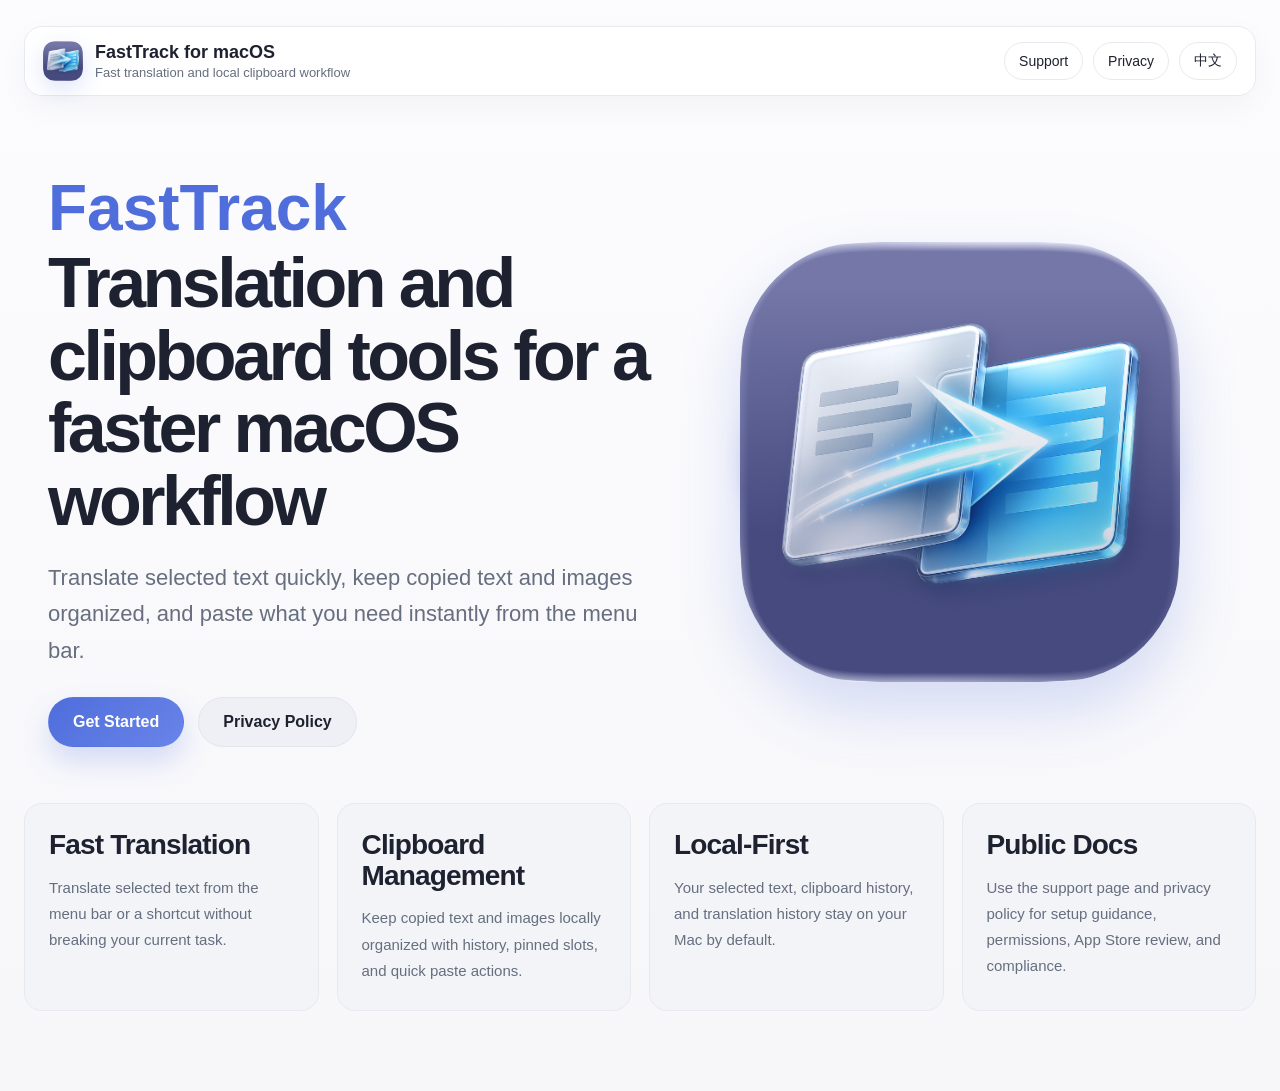
<file: index.html>
<!DOCTYPE html>
<html lang="en">
<head>
  <meta charset="UTF-8">
  <meta name="viewport" content="width=device-width, initial-scale=1">
  <title>FastTrack for macOS</title>
  <link rel="icon" href="./assets/app-icon.png">
  <link rel="stylesheet" href="./styles.css">
</head>
<body>
  <main class="site-shell site-shell-home">
    <header class="site-header home-header">
      <a class="brand" href="./index.html" aria-label="FastTrack home">
        <img class="brand-icon" src="./assets/app-icon.png" alt="FastTrack app icon">
        <div class="brand-copy">
          <strong>FastTrack for macOS</strong>
          <span>Fast translation and local clipboard workflow</span>
        </div>
      </a>

      <nav class="site-nav" aria-label="Primary">
        <a href="./support.html">Support</a>
        <a href="./privacy.html">Privacy</a>
        <a href="./index.zh.html">中文</a>
      </nav>
    </header>

    <section class="home-hero">
      <div class="home-copy">
        <p class="home-label">FastTrack</p>
        <h1>Translation and clipboard tools for a faster macOS workflow</h1>
        <p class="home-summary">
          Translate selected text quickly, keep copied text and images organized, and paste what you need instantly from the menu bar.
        </p>
        <div class="home-actions">
          <a class="button button-primary" href="./support.html">Get Started</a>
          <a class="button button-secondary" href="./privacy.html">Privacy Policy</a>
        </div>
      </div>

      <div class="hero-art" aria-hidden="true">
        <div class="hero-art-glow"></div>
        <img class="hero-art-icon" src="./assets/app-icon.png" alt="">
      </div>
    </section>

    <section class="feature-grid" aria-label="Key features">
      <article class="feature-card">
        <h2>Fast Translation</h2>
        <p>Translate selected text from the menu bar or a shortcut without breaking your current task.</p>
      </article>
      <article class="feature-card">
        <h2>Clipboard Management</h2>
        <p>Keep copied text and images locally organized with history, pinned slots, and quick paste actions.</p>
      </article>
      <article class="feature-card">
        <h2>Local-First</h2>
        <p>Your selected text, clipboard history, and translation history stay on your Mac by default.</p>
      </article>
      <article class="feature-card">
        <h2>Public Docs</h2>
        <p>Use the support page and privacy policy for setup guidance, permissions, App Store review, and compliance.</p>
      </article>
    </section>
  </main>
</body>
</html>
</file>
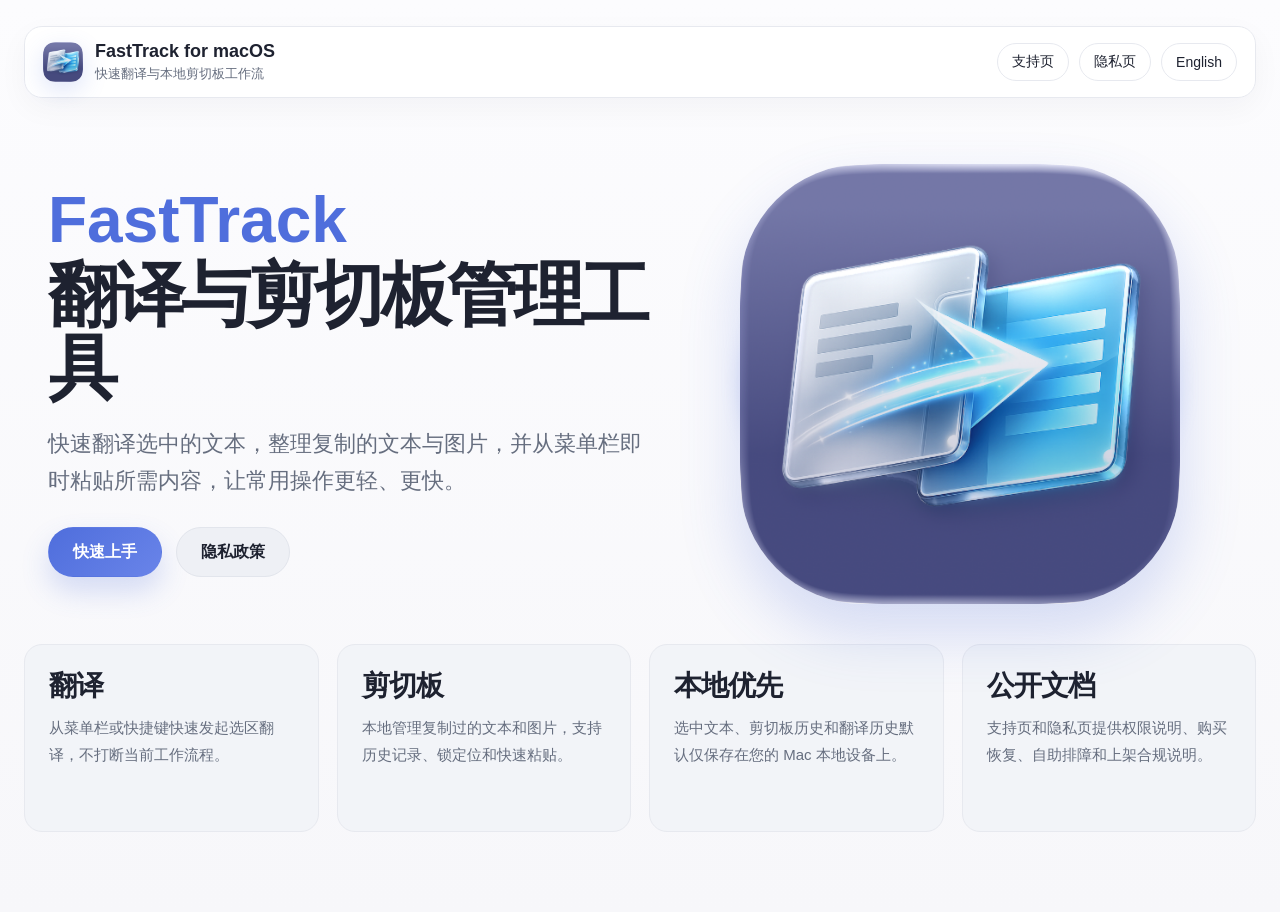
<file: index.zh.html>
<!DOCTYPE html>
<html lang="zh-CN">
<head>
  <meta charset="UTF-8">
  <meta name="viewport" content="width=device-width, initial-scale=1">
  <title>FastTrack for macOS</title>
  <link rel="icon" href="./assets/app-icon.png">
  <link rel="stylesheet" href="./styles.css">
</head>
<body>
  <main class="site-shell site-shell-home">
    <header class="site-header home-header">
      <a class="brand" href="./index.zh.html" aria-label="FastTrack 首页">
        <img class="brand-icon" src="./assets/app-icon.png" alt="FastTrack 应用图标">
        <div class="brand-copy">
          <strong>FastTrack for macOS</strong>
          <span>快速翻译与本地剪切板工作流</span>
        </div>
      </a>

      <nav class="site-nav" aria-label="Primary">
        <a href="./support.zh.html">支持页</a>
        <a href="./privacy.zh.html">隐私页</a>
        <a href="./index.html">English</a>
      </nav>
    </header>

    <section class="home-hero">
      <div class="home-copy">
        <p class="home-label">FastTrack</p>
        <h1>翻译与剪切板管理工具</h1>
        <p class="home-summary">
          快速翻译选中的文本，整理复制的文本与图片，并从菜单栏即时粘贴所需内容，让常用操作更轻、更快。
        </p>
        <div class="home-actions">
          <a class="button button-primary" href="./support.zh.html">快速上手</a>
          <a class="button button-secondary" href="./privacy.zh.html">隐私政策</a>
        </div>
      </div>

      <div class="hero-art" aria-hidden="true">
        <div class="hero-art-glow"></div>
        <img class="hero-art-icon" src="./assets/app-icon.png" alt="">
      </div>
    </section>

    <section class="feature-grid" aria-label="主要功能">
      <article class="feature-card">
        <h2>翻译</h2>
        <p>从菜单栏或快捷键快速发起选区翻译，不打断当前工作流程。</p>
      </article>
      <article class="feature-card">
        <h2>剪切板</h2>
        <p>本地管理复制过的文本和图片，支持历史记录、锁定位和快速粘贴。</p>
      </article>
      <article class="feature-card">
        <h2>本地优先</h2>
        <p>选中文本、剪切板历史和翻译历史默认仅保存在您的 Mac 本地设备上。</p>
      </article>
      <article class="feature-card">
        <h2>公开文档</h2>
        <p>支持页和隐私页提供权限说明、购买恢复、自助排障和上架合规说明。</p>
      </article>
    </section>
  </main>
</body>
</html>
</file>
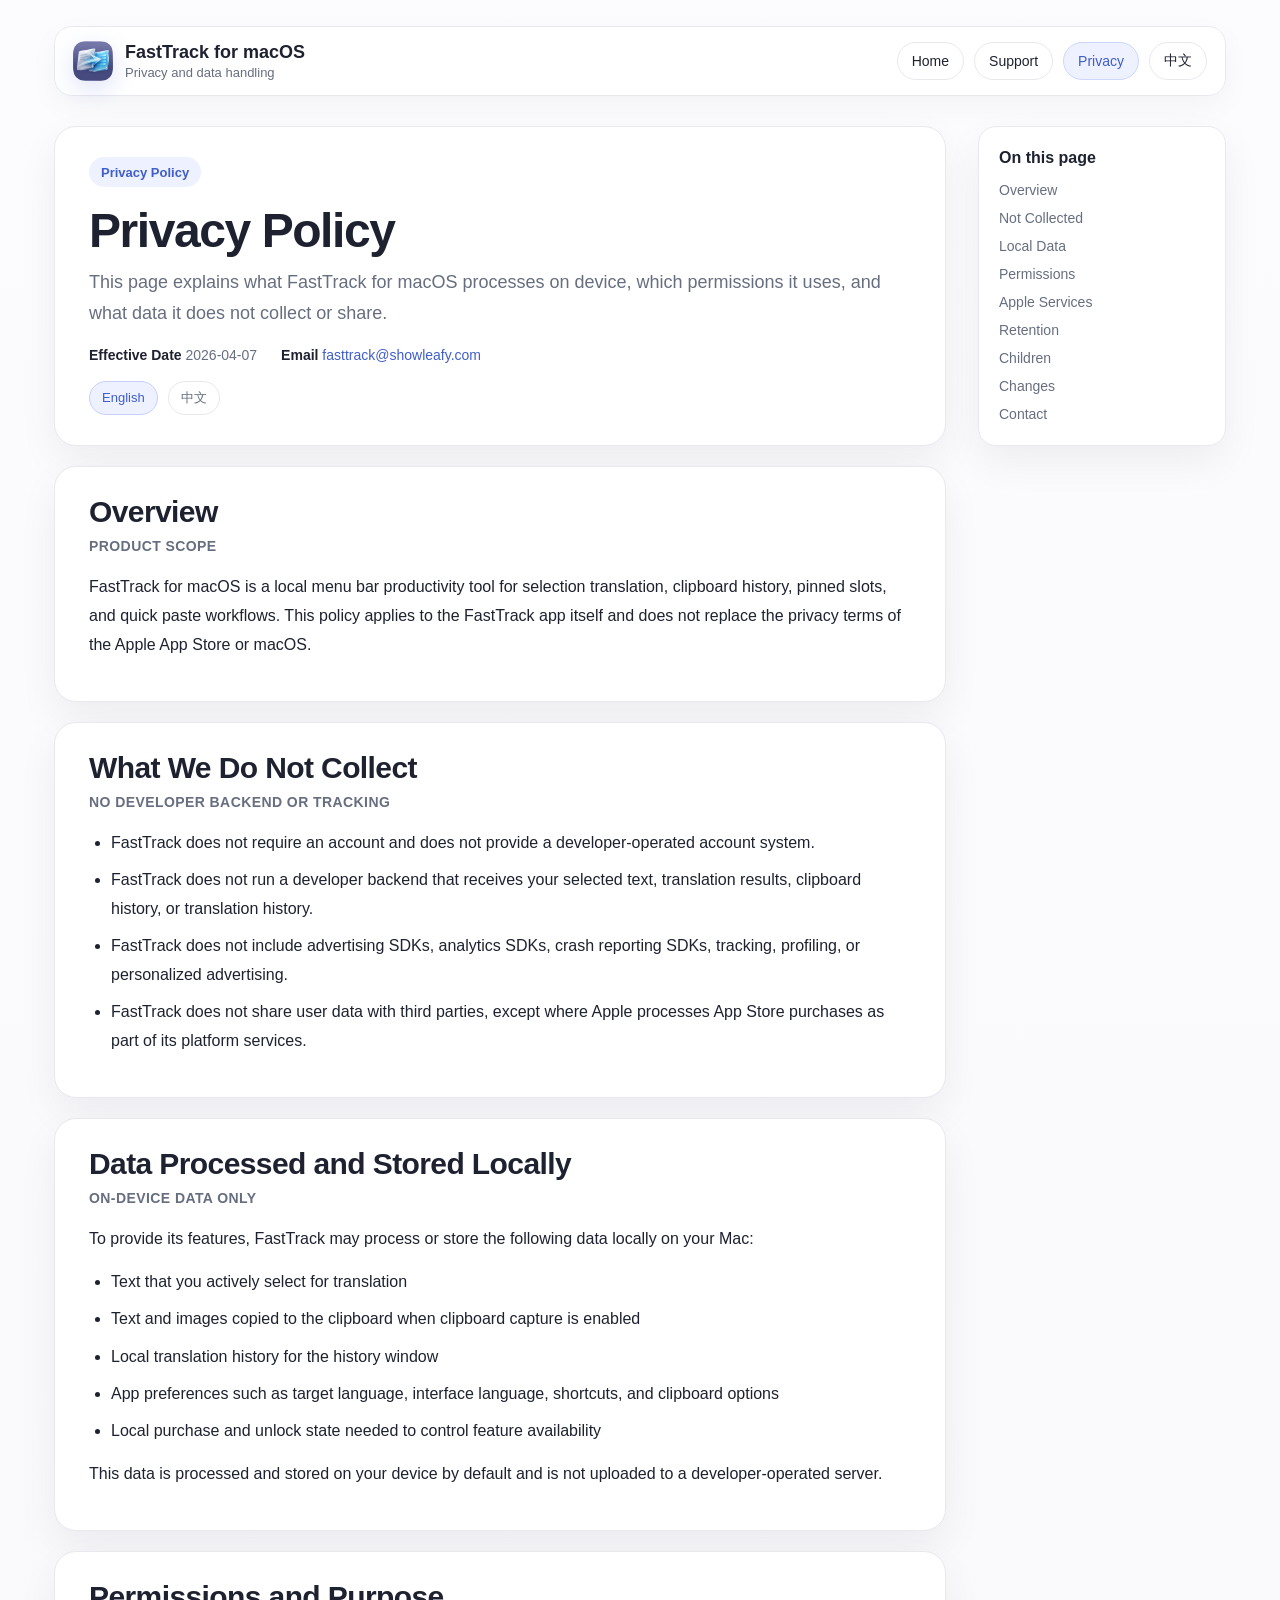
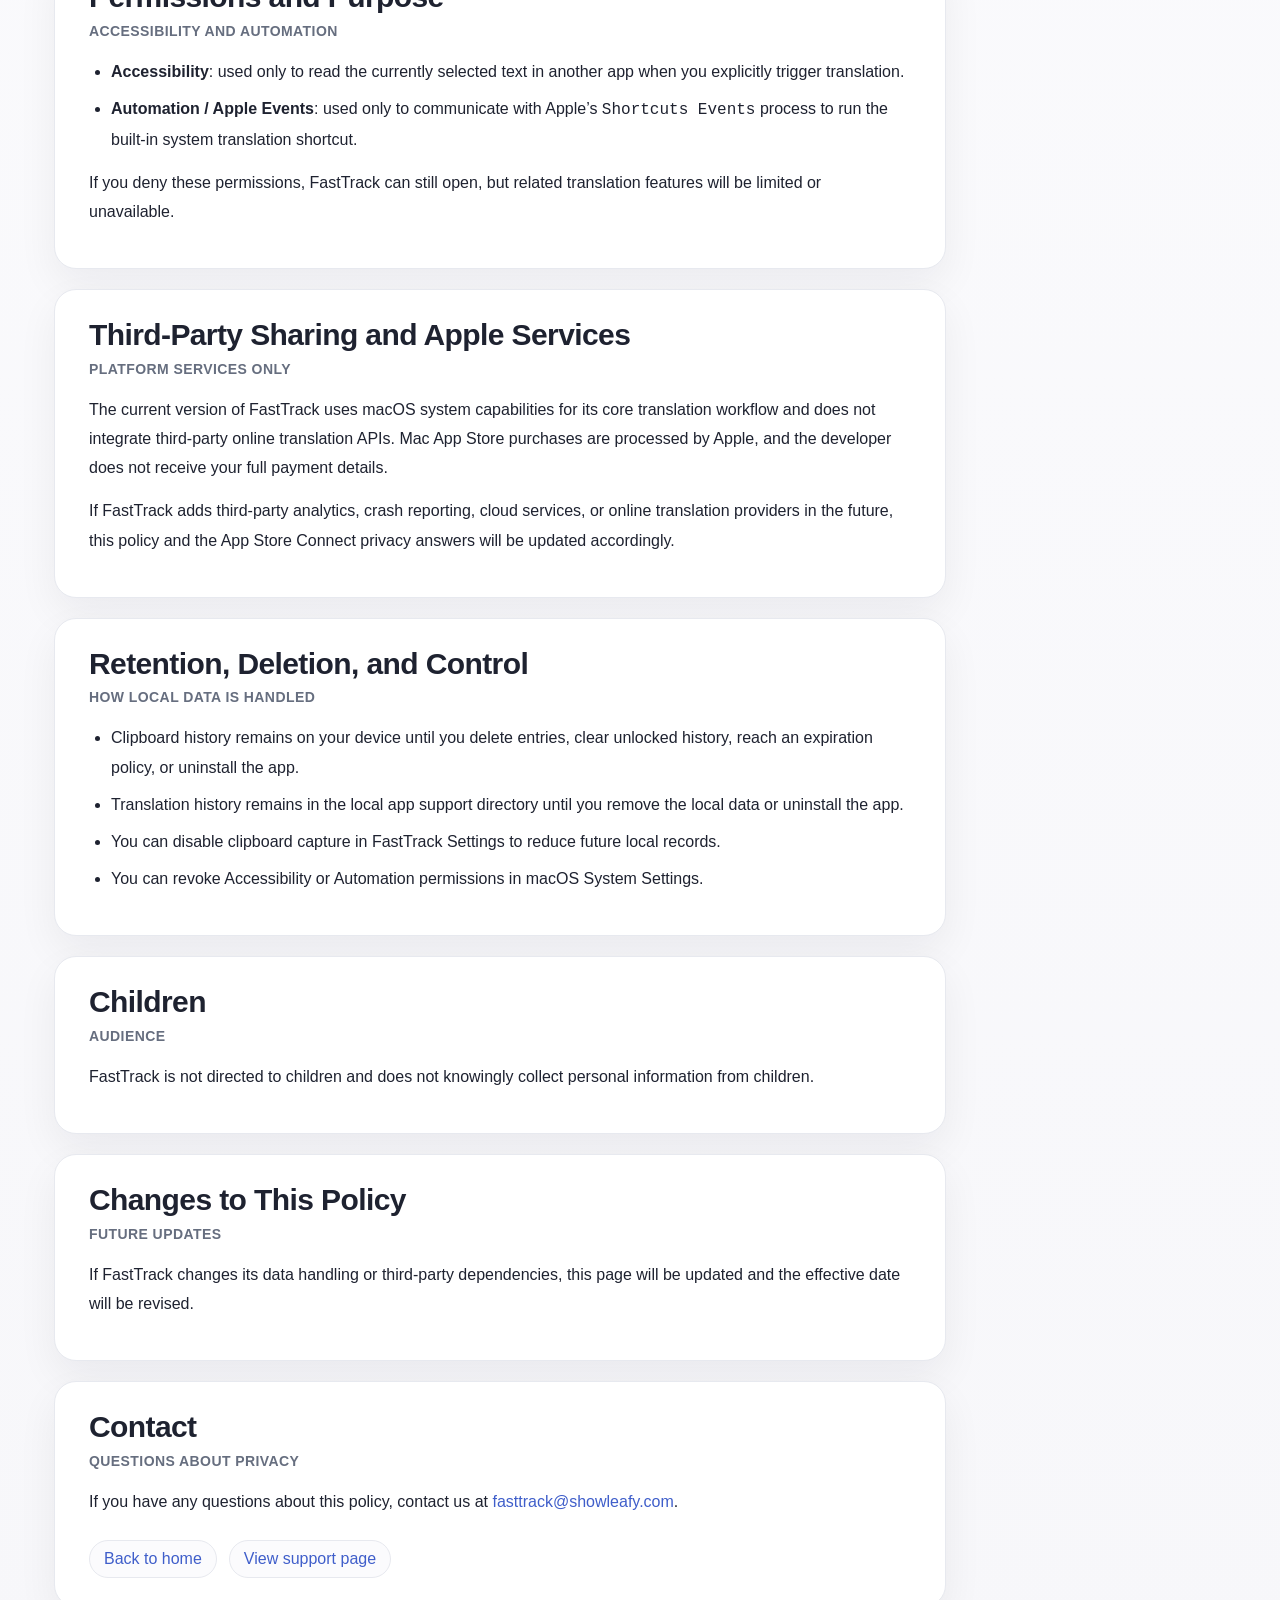
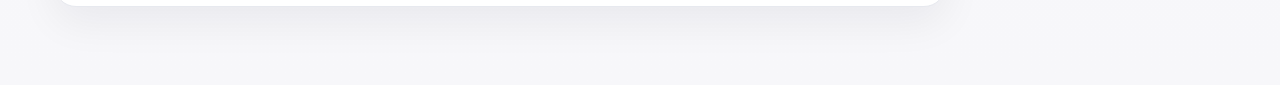
<file: privacy.html>
<!DOCTYPE html>
<html lang="en">
<head>
  <meta charset="UTF-8">
  <meta name="viewport" content="width=device-width, initial-scale=1">
  <title>FastTrack Privacy Policy</title>
  <link rel="icon" href="./assets/app-icon.png">
  <link rel="stylesheet" href="./styles.css">
</head>
<body>
  <main class="site-shell">
    <header class="site-header">
      <a class="brand" href="./index.html" aria-label="FastTrack home">
        <img class="brand-icon" src="./assets/app-icon.png" alt="FastTrack app icon">
        <div class="brand-copy">
          <strong>FastTrack for macOS</strong>
          <span>Privacy and data handling</span>
        </div>
      </a>
      <nav class="site-nav" aria-label="Primary">
        <a href="./index.html">Home</a>
        <a href="./support.html">Support</a>
        <a href="./privacy.html" aria-current="page">Privacy</a>
        <a href="./privacy.zh.html">中文</a>
      </nav>
    </header>

    <div class="doc-layout">
      <article class="doc-main">
        <section class="hero">
          <span class="eyebrow">Privacy Policy</span>
          <h1>Privacy Policy</h1>
          <p class="hero-subtitle">
            This page explains what FastTrack for macOS processes on device, which permissions it uses, and what data it does not collect or share.
          </p>
          <div class="hero-meta">
            <span><strong>Effective Date</strong> 2026-04-07</span>
            <span><strong>Email</strong> <a href="mailto:fasttrack@showleafy.com">fasttrack@showleafy.com</a></span>
          </div>
          <div class="language-switch" aria-label="Language switch">
            <a href="./privacy.html" aria-current="page">English</a>
            <a href="./privacy.zh.html">中文</a>
          </div>
        </section>

        <section id="overview" class="doc-section">
          <h2>Overview</h2>
          <p class="section-subtitle">Product scope</p>
          <div class="doc-content">
            <p>FastTrack for macOS is a local menu bar productivity tool for selection translation, clipboard history, pinned slots, and quick paste workflows. This policy applies to the FastTrack app itself and does not replace the privacy terms of the Apple App Store or macOS.</p>
          </div>
        </section>

        <section id="not-collected" class="doc-section">
          <h2>What We Do Not Collect</h2>
          <p class="section-subtitle">No developer backend or tracking</p>
          <div class="doc-content">
            <ul>
              <li>FastTrack does not require an account and does not provide a developer-operated account system.</li>
              <li>FastTrack does not run a developer backend that receives your selected text, translation results, clipboard history, or translation history.</li>
              <li>FastTrack does not include advertising SDKs, analytics SDKs, crash reporting SDKs, tracking, profiling, or personalized advertising.</li>
              <li>FastTrack does not share user data with third parties, except where Apple processes App Store purchases as part of its platform services.</li>
            </ul>
          </div>
        </section>

        <section id="local-data" class="doc-section">
          <h2>Data Processed and Stored Locally</h2>
          <p class="section-subtitle">On-device data only</p>
          <div class="doc-content">
            <p>To provide its features, FastTrack may process or store the following data locally on your Mac:</p>
            <ul>
              <li>Text that you actively select for translation</li>
              <li>Text and images copied to the clipboard when clipboard capture is enabled</li>
              <li>Local translation history for the history window</li>
              <li>App preferences such as target language, interface language, shortcuts, and clipboard options</li>
              <li>Local purchase and unlock state needed to control feature availability</li>
            </ul>
            <p>This data is processed and stored on your device by default and is not uploaded to a developer-operated server.</p>
          </div>
        </section>

        <section id="permissions" class="doc-section">
          <h2>Permissions and Purpose</h2>
          <p class="section-subtitle">Accessibility and Automation</p>
          <div class="doc-content">
            <ul>
              <li><strong>Accessibility</strong>: used only to read the currently selected text in another app when you explicitly trigger translation.</li>
              <li><strong>Automation / Apple Events</strong>: used only to communicate with Apple’s <code>Shortcuts Events</code> process to run the built-in system translation shortcut.</li>
            </ul>
            <p>If you deny these permissions, FastTrack can still open, but related translation features will be limited or unavailable.</p>
          </div>
        </section>

        <section id="apple-services" class="doc-section">
          <h2>Third-Party Sharing and Apple Services</h2>
          <p class="section-subtitle">Platform services only</p>
          <div class="doc-content">
            <p>The current version of FastTrack uses macOS system capabilities for its core translation workflow and does not integrate third-party online translation APIs. Mac App Store purchases are processed by Apple, and the developer does not receive your full payment details.</p>
            <p>If FastTrack adds third-party analytics, crash reporting, cloud services, or online translation providers in the future, this policy and the App Store Connect privacy answers will be updated accordingly.</p>
          </div>
        </section>

        <section id="retention" class="doc-section">
          <h2>Retention, Deletion, and Control</h2>
          <p class="section-subtitle">How local data is handled</p>
          <div class="doc-content">
            <ul>
              <li>Clipboard history remains on your device until you delete entries, clear unlocked history, reach an expiration policy, or uninstall the app.</li>
              <li>Translation history remains in the local app support directory until you remove the local data or uninstall the app.</li>
              <li>You can disable clipboard capture in FastTrack Settings to reduce future local records.</li>
              <li>You can revoke Accessibility or Automation permissions in macOS System Settings.</li>
            </ul>
          </div>
        </section>

        <section id="children" class="doc-section">
          <h2>Children</h2>
          <p class="section-subtitle">Audience</p>
          <div class="doc-content">
            <p>FastTrack is not directed to children and does not knowingly collect personal information from children.</p>
          </div>
        </section>

        <section id="changes" class="doc-section">
          <h2>Changes to This Policy</h2>
          <p class="section-subtitle">Future updates</p>
          <div class="doc-content">
            <p>If FastTrack changes its data handling or third-party dependencies, this page will be updated and the effective date will be revised.</p>
          </div>
        </section>

        <section id="contact" class="doc-section">
          <h2>Contact</h2>
          <p class="section-subtitle">Questions about privacy</p>
          <div class="doc-content">
            <p>If you have any questions about this policy, contact us at <a href="mailto:fasttrack@showleafy.com">fasttrack@showleafy.com</a>.</p>
          </div>

          <div class="footer-links">
            <a href="./index.html">Back to home</a>
            <a href="./support.html">View support page</a>
          </div>
        </section>
      </article>

      <aside class="doc-aside">
        <nav class="toc" aria-label="Page sections">
          <h2>On this page</h2>
          <ul>
            <li><a href="#overview">Overview</a></li>
            <li><a href="#not-collected">Not Collected</a></li>
            <li><a href="#local-data">Local Data</a></li>
            <li><a href="#permissions">Permissions</a></li>
            <li><a href="#apple-services">Apple Services</a></li>
            <li><a href="#retention">Retention</a></li>
            <li><a href="#children">Children</a></li>
            <li><a href="#changes">Changes</a></li>
            <li><a href="#contact">Contact</a></li>
          </ul>
        </nav>
      </aside>
    </div>
  </main>
</body>
</html>
</file>
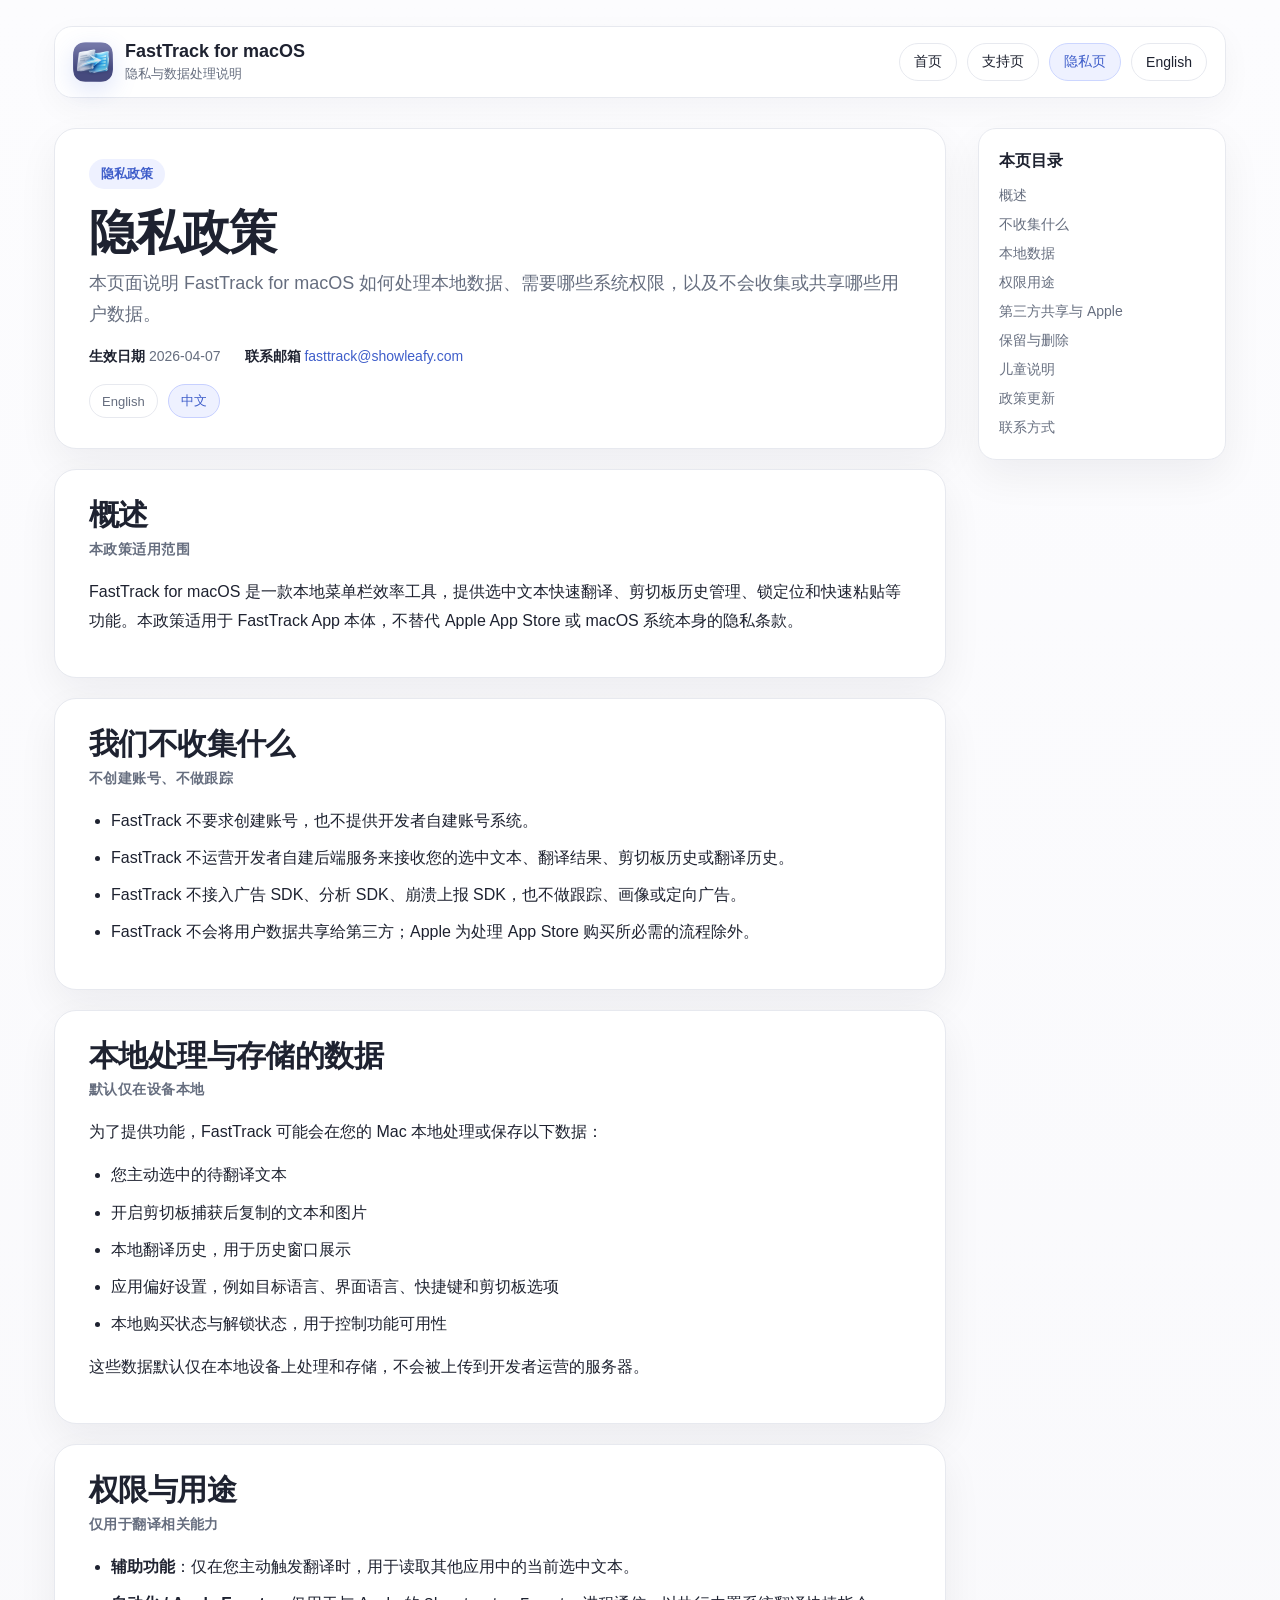
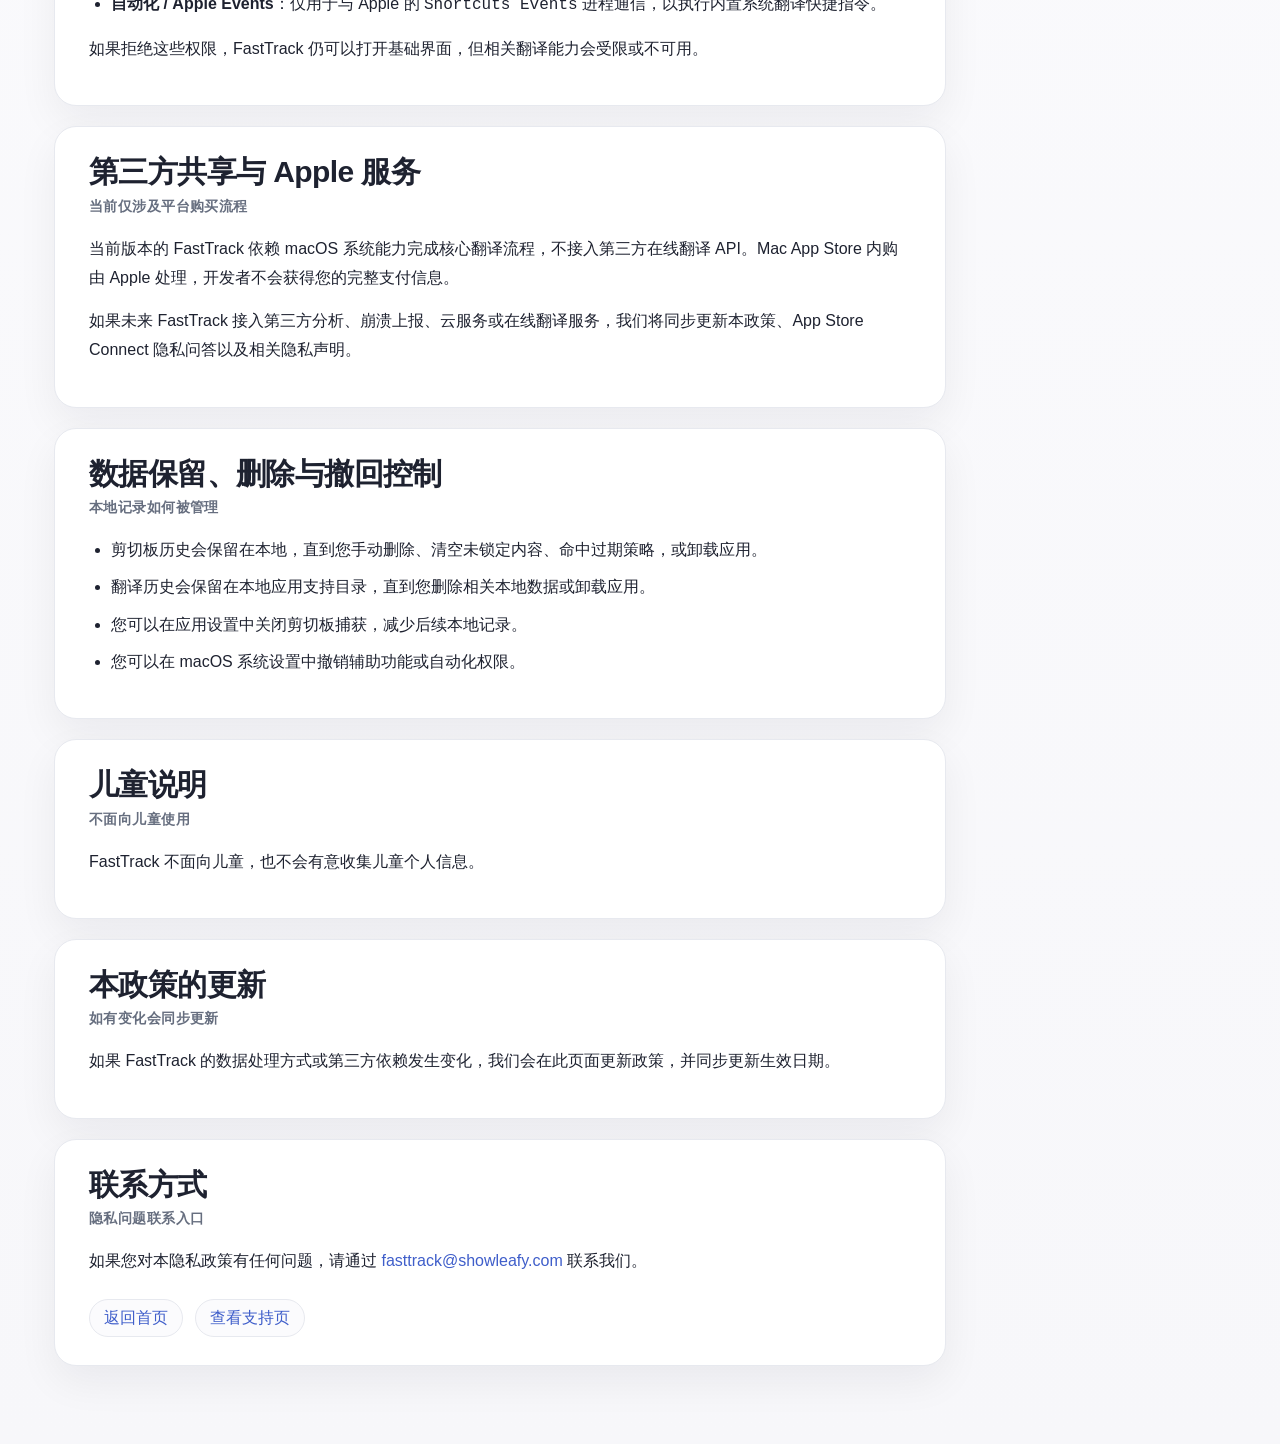
<file: privacy.zh.html>
<!DOCTYPE html>
<html lang="zh-CN">
<head>
  <meta charset="UTF-8">
  <meta name="viewport" content="width=device-width, initial-scale=1">
  <title>FastTrack 隐私政策</title>
  <link rel="icon" href="./assets/app-icon.png">
  <link rel="stylesheet" href="./styles.css">
</head>
<body>
  <main class="site-shell">
    <header class="site-header">
      <a class="brand" href="./index.zh.html" aria-label="FastTrack 首页">
        <img class="brand-icon" src="./assets/app-icon.png" alt="FastTrack 应用图标">
        <div class="brand-copy">
          <strong>FastTrack for macOS</strong>
          <span>隐私与数据处理说明</span>
        </div>
      </a>
      <nav class="site-nav" aria-label="Primary">
        <a href="./index.zh.html">首页</a>
        <a href="./support.zh.html">支持页</a>
        <a href="./privacy.zh.html" aria-current="page">隐私页</a>
        <a href="./privacy.html">English</a>
      </nav>
    </header>

    <div class="doc-layout">
      <article class="doc-main">
        <section class="hero">
          <span class="eyebrow">隐私政策</span>
          <h1>隐私政策</h1>
          <p class="hero-subtitle">
            本页面说明 FastTrack for macOS 如何处理本地数据、需要哪些系统权限，以及不会收集或共享哪些用户数据。
          </p>
          <div class="hero-meta">
            <span><strong>生效日期</strong> 2026-04-07</span>
            <span><strong>联系邮箱</strong> <a href="mailto:fasttrack@showleafy.com">fasttrack@showleafy.com</a></span>
          </div>
          <div class="language-switch" aria-label="Language switch">
            <a href="./privacy.html">English</a>
            <a href="./privacy.zh.html" aria-current="page">中文</a>
          </div>
        </section>

        <section id="overview" class="doc-section">
          <h2>概述</h2>
          <p class="section-subtitle">本政策适用范围</p>
          <div class="doc-content">
            <p>FastTrack for macOS 是一款本地菜单栏效率工具，提供选中文本快速翻译、剪切板历史管理、锁定位和快速粘贴等功能。本政策适用于 FastTrack App 本体，不替代 Apple App Store 或 macOS 系统本身的隐私条款。</p>
          </div>
        </section>

        <section id="not-collected" class="doc-section">
          <h2>我们不收集什么</h2>
          <p class="section-subtitle">不创建账号、不做跟踪</p>
          <div class="doc-content">
            <ul>
              <li>FastTrack 不要求创建账号，也不提供开发者自建账号系统。</li>
              <li>FastTrack 不运营开发者自建后端服务来接收您的选中文本、翻译结果、剪切板历史或翻译历史。</li>
              <li>FastTrack 不接入广告 SDK、分析 SDK、崩溃上报 SDK，也不做跟踪、画像或定向广告。</li>
              <li>FastTrack 不会将用户数据共享给第三方；Apple 为处理 App Store 购买所必需的流程除外。</li>
            </ul>
          </div>
        </section>

        <section id="local-data" class="doc-section">
          <h2>本地处理与存储的数据</h2>
          <p class="section-subtitle">默认仅在设备本地</p>
          <div class="doc-content">
            <p>为了提供功能，FastTrack 可能会在您的 Mac 本地处理或保存以下数据：</p>
            <ul>
              <li>您主动选中的待翻译文本</li>
              <li>开启剪切板捕获后复制的文本和图片</li>
              <li>本地翻译历史，用于历史窗口展示</li>
              <li>应用偏好设置，例如目标语言、界面语言、快捷键和剪切板选项</li>
              <li>本地购买状态与解锁状态，用于控制功能可用性</li>
            </ul>
            <p>这些数据默认仅在本地设备上处理和存储，不会被上传到开发者运营的服务器。</p>
          </div>
        </section>

        <section id="permissions" class="doc-section">
          <h2>权限与用途</h2>
          <p class="section-subtitle">仅用于翻译相关能力</p>
          <div class="doc-content">
            <ul>
              <li><strong>辅助功能</strong>：仅在您主动触发翻译时，用于读取其他应用中的当前选中文本。</li>
              <li><strong>自动化 / Apple Events</strong>：仅用于与 Apple 的 <code>Shortcuts Events</code> 进程通信，以执行内置系统翻译快捷指令。</li>
            </ul>
            <p>如果拒绝这些权限，FastTrack 仍可以打开基础界面，但相关翻译能力会受限或不可用。</p>
          </div>
        </section>

        <section id="apple-services" class="doc-section">
          <h2>第三方共享与 Apple 服务</h2>
          <p class="section-subtitle">当前仅涉及平台购买流程</p>
          <div class="doc-content">
            <p>当前版本的 FastTrack 依赖 macOS 系统能力完成核心翻译流程，不接入第三方在线翻译 API。Mac App Store 内购由 Apple 处理，开发者不会获得您的完整支付信息。</p>
            <p>如果未来 FastTrack 接入第三方分析、崩溃上报、云服务或在线翻译服务，我们将同步更新本政策、App Store Connect 隐私问答以及相关隐私声明。</p>
          </div>
        </section>

        <section id="retention" class="doc-section">
          <h2>数据保留、删除与撤回控制</h2>
          <p class="section-subtitle">本地记录如何被管理</p>
          <div class="doc-content">
            <ul>
              <li>剪切板历史会保留在本地，直到您手动删除、清空未锁定内容、命中过期策略，或卸载应用。</li>
              <li>翻译历史会保留在本地应用支持目录，直到您删除相关本地数据或卸载应用。</li>
              <li>您可以在应用设置中关闭剪切板捕获，减少后续本地记录。</li>
              <li>您可以在 macOS 系统设置中撤销辅助功能或自动化权限。</li>
            </ul>
          </div>
        </section>

        <section id="children" class="doc-section">
          <h2>儿童说明</h2>
          <p class="section-subtitle">不面向儿童使用</p>
          <div class="doc-content">
            <p>FastTrack 不面向儿童，也不会有意收集儿童个人信息。</p>
          </div>
        </section>

        <section id="changes" class="doc-section">
          <h2>本政策的更新</h2>
          <p class="section-subtitle">如有变化会同步更新</p>
          <div class="doc-content">
            <p>如果 FastTrack 的数据处理方式或第三方依赖发生变化，我们会在此页面更新政策，并同步更新生效日期。</p>
          </div>
        </section>

        <section id="contact" class="doc-section">
          <h2>联系方式</h2>
          <p class="section-subtitle">隐私问题联系入口</p>
          <div class="doc-content">
            <p>如果您对本隐私政策有任何问题，请通过 <a href="mailto:fasttrack@showleafy.com">fasttrack@showleafy.com</a> 联系我们。</p>
          </div>

          <div class="footer-links">
            <a href="./index.zh.html">返回首页</a>
            <a href="./support.zh.html">查看支持页</a>
          </div>
        </section>
      </article>

      <aside class="doc-aside">
        <nav class="toc" aria-label="Page sections">
          <h2>本页目录</h2>
          <ul>
            <li><a href="#overview">概述</a></li>
            <li><a href="#not-collected">不收集什么</a></li>
            <li><a href="#local-data">本地数据</a></li>
            <li><a href="#permissions">权限用途</a></li>
            <li><a href="#apple-services">第三方共享与 Apple</a></li>
            <li><a href="#retention">保留与删除</a></li>
            <li><a href="#children">儿童说明</a></li>
            <li><a href="#changes">政策更新</a></li>
            <li><a href="#contact">联系方式</a></li>
          </ul>
        </nav>
      </aside>
    </div>
  </main>
</body>
</html>
</file>
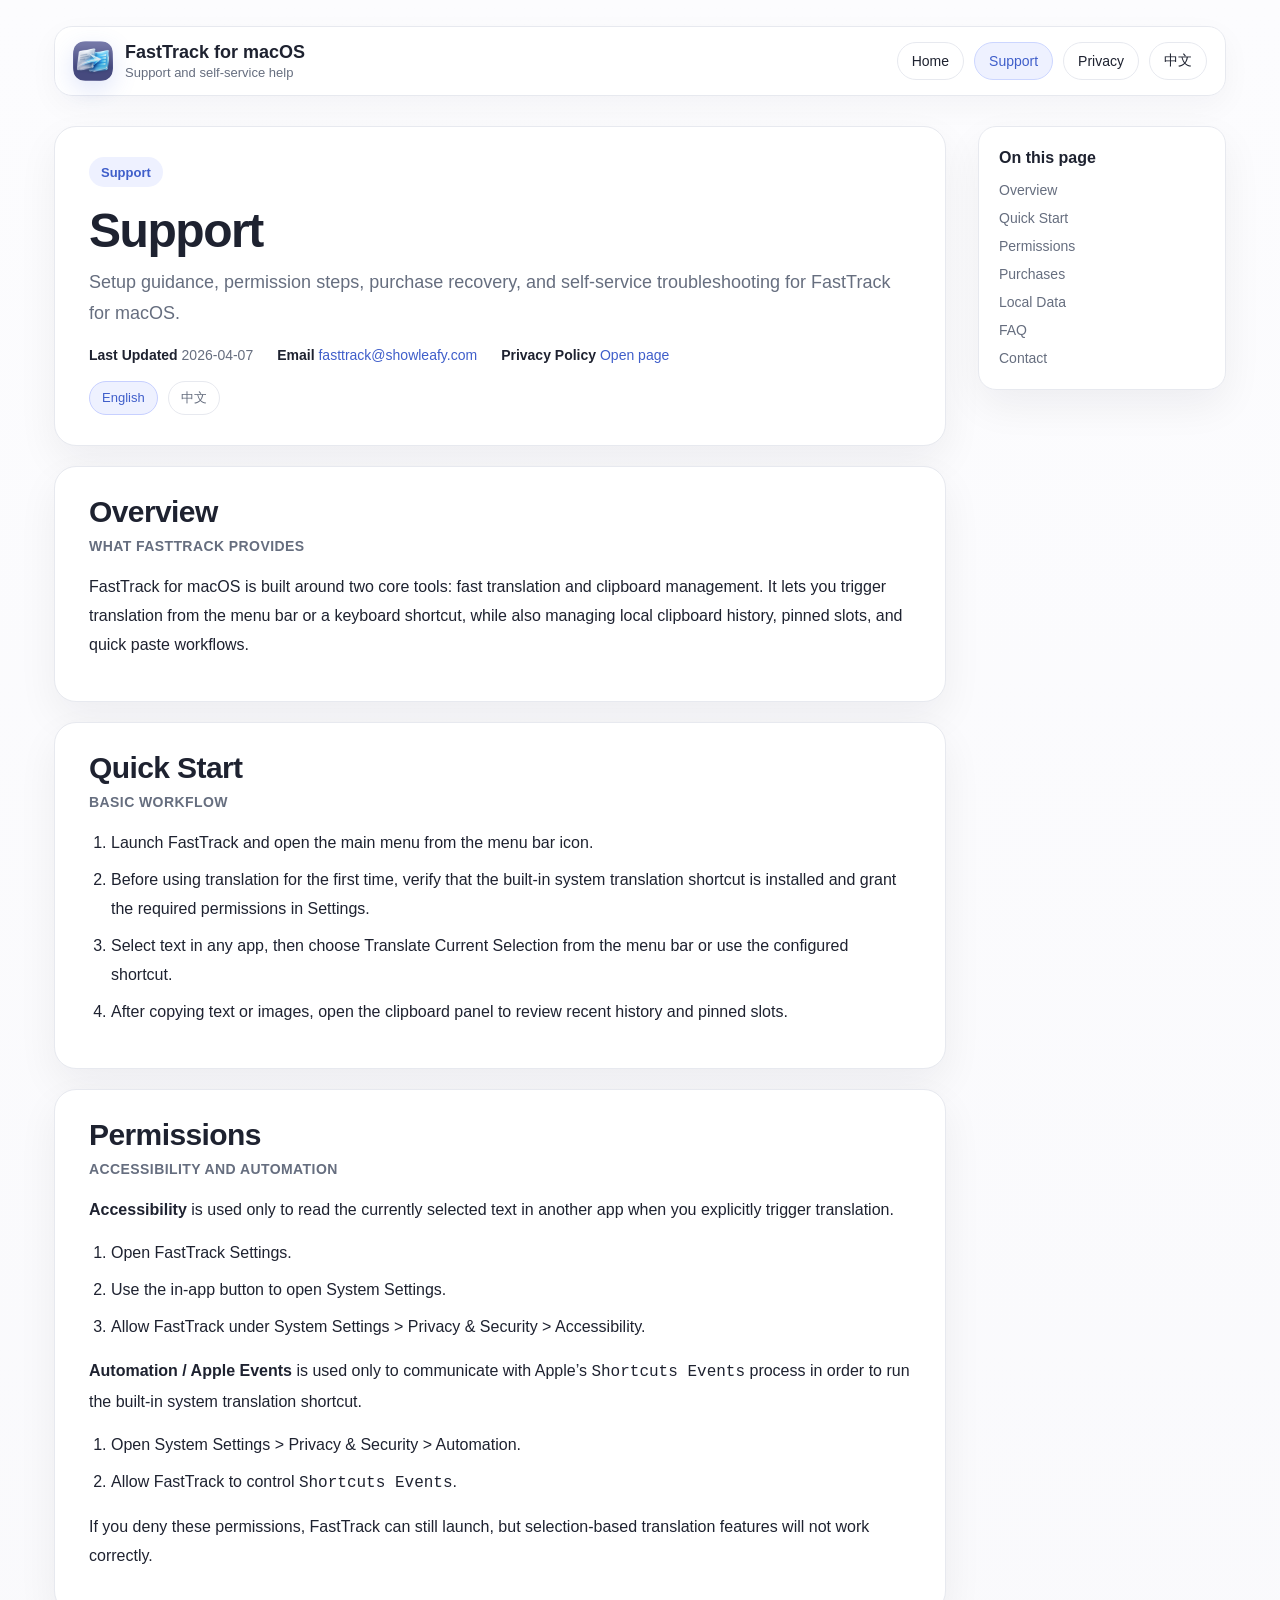
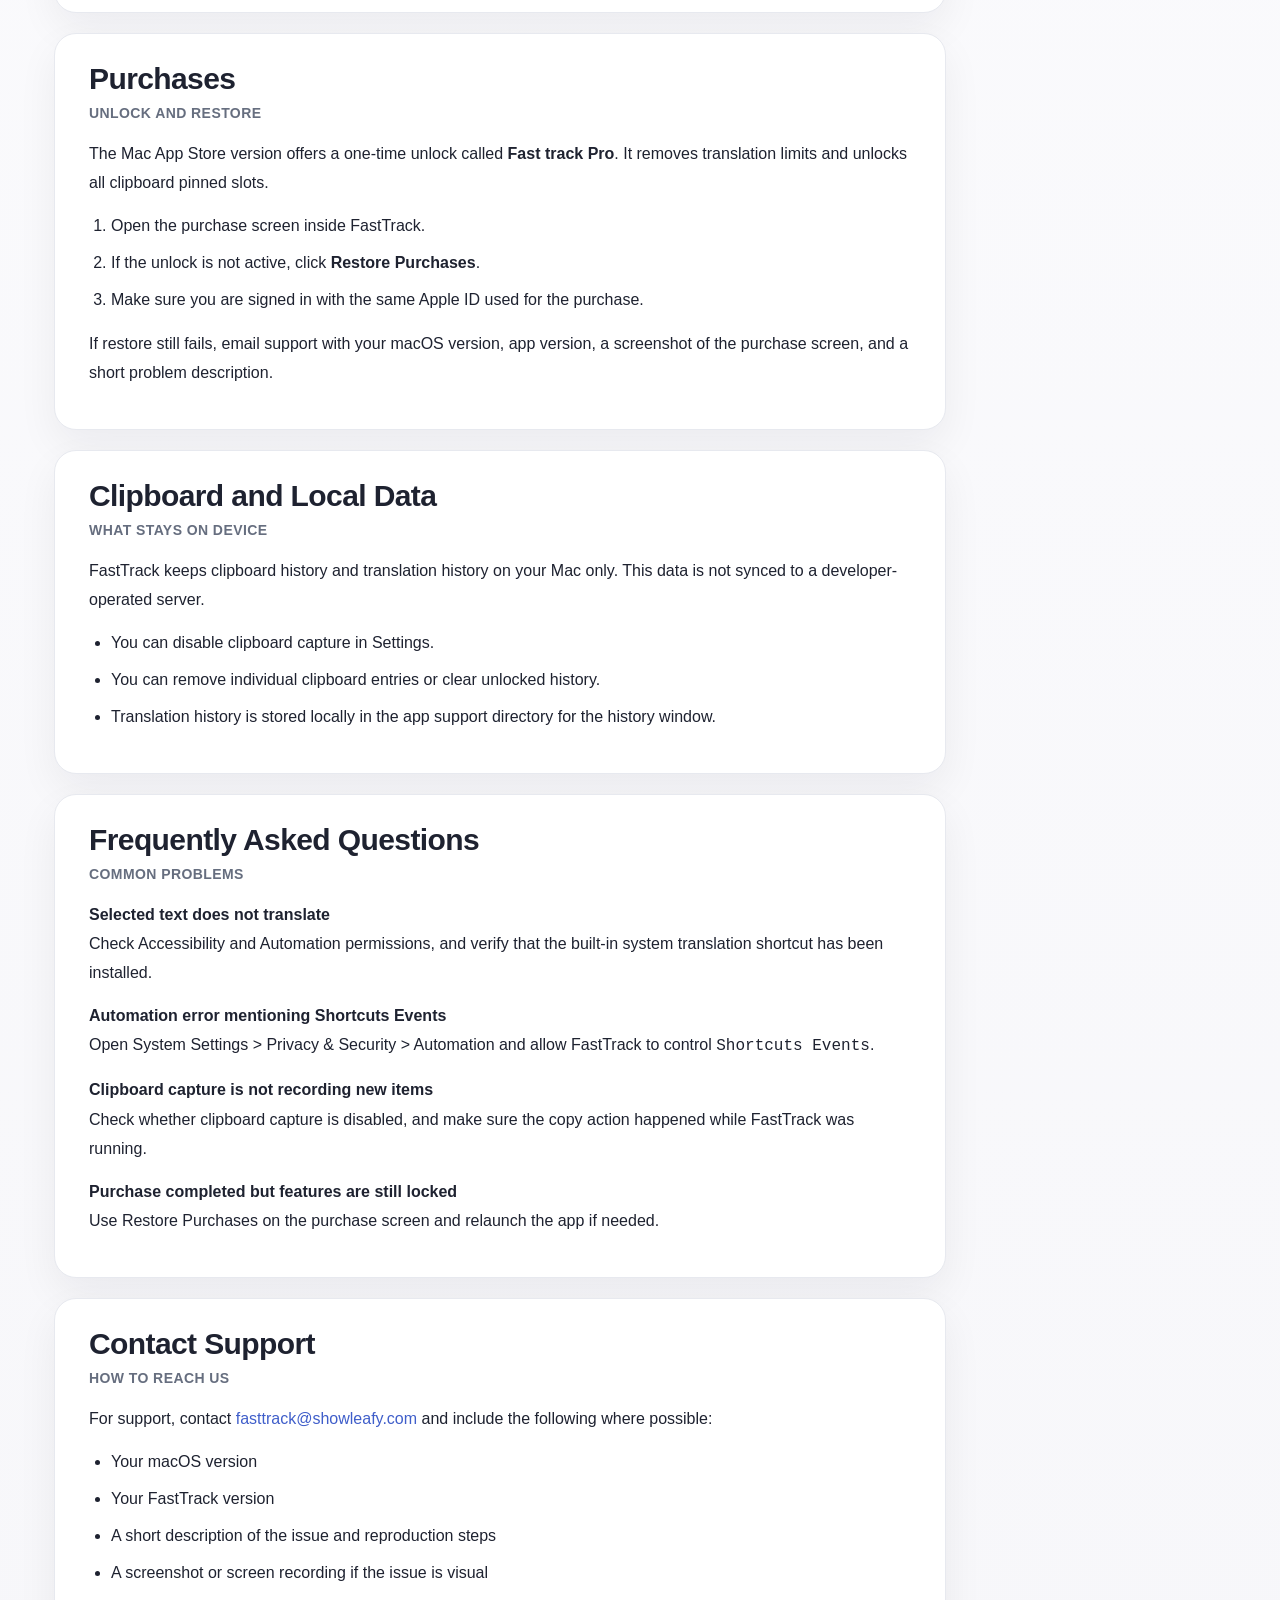
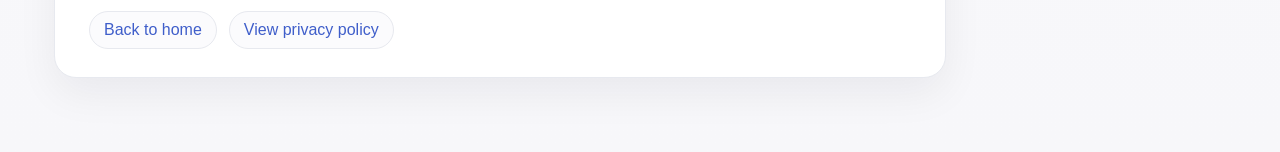
<file: support.html>
<!DOCTYPE html>
<html lang="en">
<head>
  <meta charset="UTF-8">
  <meta name="viewport" content="width=device-width, initial-scale=1">
  <title>FastTrack Support</title>
  <link rel="icon" href="./assets/app-icon.png">
  <link rel="stylesheet" href="./styles.css">
</head>
<body>
  <main class="site-shell">
    <header class="site-header">
      <a class="brand" href="./index.html" aria-label="FastTrack home">
        <img class="brand-icon" src="./assets/app-icon.png" alt="FastTrack app icon">
        <div class="brand-copy">
          <strong>FastTrack for macOS</strong>
          <span>Support and self-service help</span>
        </div>
      </a>
      <nav class="site-nav" aria-label="Primary">
        <a href="./index.html">Home</a>
        <a href="./support.html" aria-current="page">Support</a>
        <a href="./privacy.html">Privacy</a>
        <a href="./support.zh.html">中文</a>
      </nav>
    </header>

    <div class="doc-layout">
      <article class="doc-main">
        <section class="hero">
          <span class="eyebrow">Support</span>
          <h1>Support</h1>
          <p class="hero-subtitle">
            Setup guidance, permission steps, purchase recovery, and self-service troubleshooting for FastTrack for macOS.
          </p>
          <div class="hero-meta">
            <span><strong>Last Updated</strong> 2026-04-07</span>
            <span><strong>Email</strong> <a href="mailto:fasttrack@showleafy.com">fasttrack@showleafy.com</a></span>
            <span><strong>Privacy Policy</strong> <a href="./privacy.html">Open page</a></span>
          </div>
          <div class="language-switch" aria-label="Language switch">
            <a href="./support.html" aria-current="page">English</a>
            <a href="./support.zh.html">中文</a>
          </div>
        </section>

        <section id="overview" class="doc-section">
          <h2>Overview</h2>
          <p class="section-subtitle">What FastTrack provides</p>
          <div class="doc-content">
            <p>FastTrack for macOS is built around two core tools: fast translation and clipboard management. It lets you trigger translation from the menu bar or a keyboard shortcut, while also managing local clipboard history, pinned slots, and quick paste workflows.</p>
          </div>
        </section>

        <section id="quick-start" class="doc-section">
          <h2>Quick Start</h2>
          <p class="section-subtitle">Basic workflow</p>
          <div class="doc-content">
            <ol>
              <li>Launch FastTrack and open the main menu from the menu bar icon.</li>
              <li>Before using translation for the first time, verify that the built-in system translation shortcut is installed and grant the required permissions in Settings.</li>
              <li>Select text in any app, then choose Translate Current Selection from the menu bar or use the configured shortcut.</li>
              <li>After copying text or images, open the clipboard panel to review recent history and pinned slots.</li>
            </ol>
          </div>
        </section>

        <section id="permissions" class="doc-section">
          <h2>Permissions</h2>
          <p class="section-subtitle">Accessibility and Automation</p>
          <div class="doc-content">
            <p><strong>Accessibility</strong> is used only to read the currently selected text in another app when you explicitly trigger translation.</p>
            <ol>
              <li>Open FastTrack Settings.</li>
              <li>Use the in-app button to open System Settings.</li>
              <li>Allow FastTrack under System Settings &gt; Privacy &amp; Security &gt; Accessibility.</li>
            </ol>

            <p><strong>Automation / Apple Events</strong> is used only to communicate with Apple’s <code>Shortcuts Events</code> process in order to run the built-in system translation shortcut.</p>
            <ol>
              <li>Open System Settings &gt; Privacy &amp; Security &gt; Automation.</li>
              <li>Allow FastTrack to control <code>Shortcuts Events</code>.</li>
            </ol>

            <p>If you deny these permissions, FastTrack can still launch, but selection-based translation features will not work correctly.</p>
          </div>
        </section>

        <section id="purchase" class="doc-section">
          <h2>Purchases</h2>
          <p class="section-subtitle">Unlock and restore</p>
          <div class="doc-content">
            <p>The Mac App Store version offers a one-time unlock called <strong>Fast track Pro</strong>. It removes translation limits and unlocks all clipboard pinned slots.</p>
            <ol>
              <li>Open the purchase screen inside FastTrack.</li>
              <li>If the unlock is not active, click <strong>Restore Purchases</strong>.</li>
              <li>Make sure you are signed in with the same Apple ID used for the purchase.</li>
            </ol>
            <p>If restore still fails, email support with your macOS version, app version, a screenshot of the purchase screen, and a short problem description.</p>
          </div>
        </section>

        <section id="local-data" class="doc-section">
          <h2>Clipboard and Local Data</h2>
          <p class="section-subtitle">What stays on device</p>
          <div class="doc-content">
            <p>FastTrack keeps clipboard history and translation history on your Mac only. This data is not synced to a developer-operated server.</p>
            <ul>
              <li>You can disable clipboard capture in Settings.</li>
              <li>You can remove individual clipboard entries or clear unlocked history.</li>
              <li>Translation history is stored locally in the app support directory for the history window.</li>
            </ul>
          </div>
        </section>

        <section id="faq" class="doc-section">
          <h2>Frequently Asked Questions</h2>
          <p class="section-subtitle">Common problems</p>
          <div class="doc-content">
            <p><strong>Selected text does not translate</strong><br>Check Accessibility and Automation permissions, and verify that the built-in system translation shortcut has been installed.</p>
            <p><strong>Automation error mentioning Shortcuts Events</strong><br>Open System Settings &gt; Privacy &amp; Security &gt; Automation and allow FastTrack to control <code>Shortcuts Events</code>.</p>
            <p><strong>Clipboard capture is not recording new items</strong><br>Check whether clipboard capture is disabled, and make sure the copy action happened while FastTrack was running.</p>
            <p><strong>Purchase completed but features are still locked</strong><br>Use Restore Purchases on the purchase screen and relaunch the app if needed.</p>
          </div>
        </section>

        <section id="contact" class="doc-section">
          <h2>Contact Support</h2>
          <p class="section-subtitle">How to reach us</p>
          <div class="doc-content">
            <p>For support, contact <a href="mailto:fasttrack@showleafy.com">fasttrack@showleafy.com</a> and include the following where possible:</p>
            <ul>
              <li>Your macOS version</li>
              <li>Your FastTrack version</li>
              <li>A short description of the issue and reproduction steps</li>
              <li>A screenshot or screen recording if the issue is visual</li>
            </ul>
          </div>

          <div class="footer-links">
            <a href="./index.html">Back to home</a>
            <a href="./privacy.html">View privacy policy</a>
          </div>
        </section>
      </article>

      <aside class="doc-aside">
        <nav class="toc" aria-label="Page sections">
          <h2>On this page</h2>
          <ul>
            <li><a href="#overview">Overview</a></li>
            <li><a href="#quick-start">Quick Start</a></li>
            <li><a href="#permissions">Permissions</a></li>
            <li><a href="#purchase">Purchases</a></li>
            <li><a href="#local-data">Local Data</a></li>
            <li><a href="#faq">FAQ</a></li>
            <li><a href="#contact">Contact</a></li>
          </ul>
        </nav>
      </aside>
    </div>
  </main>
</body>
</html>
</file>
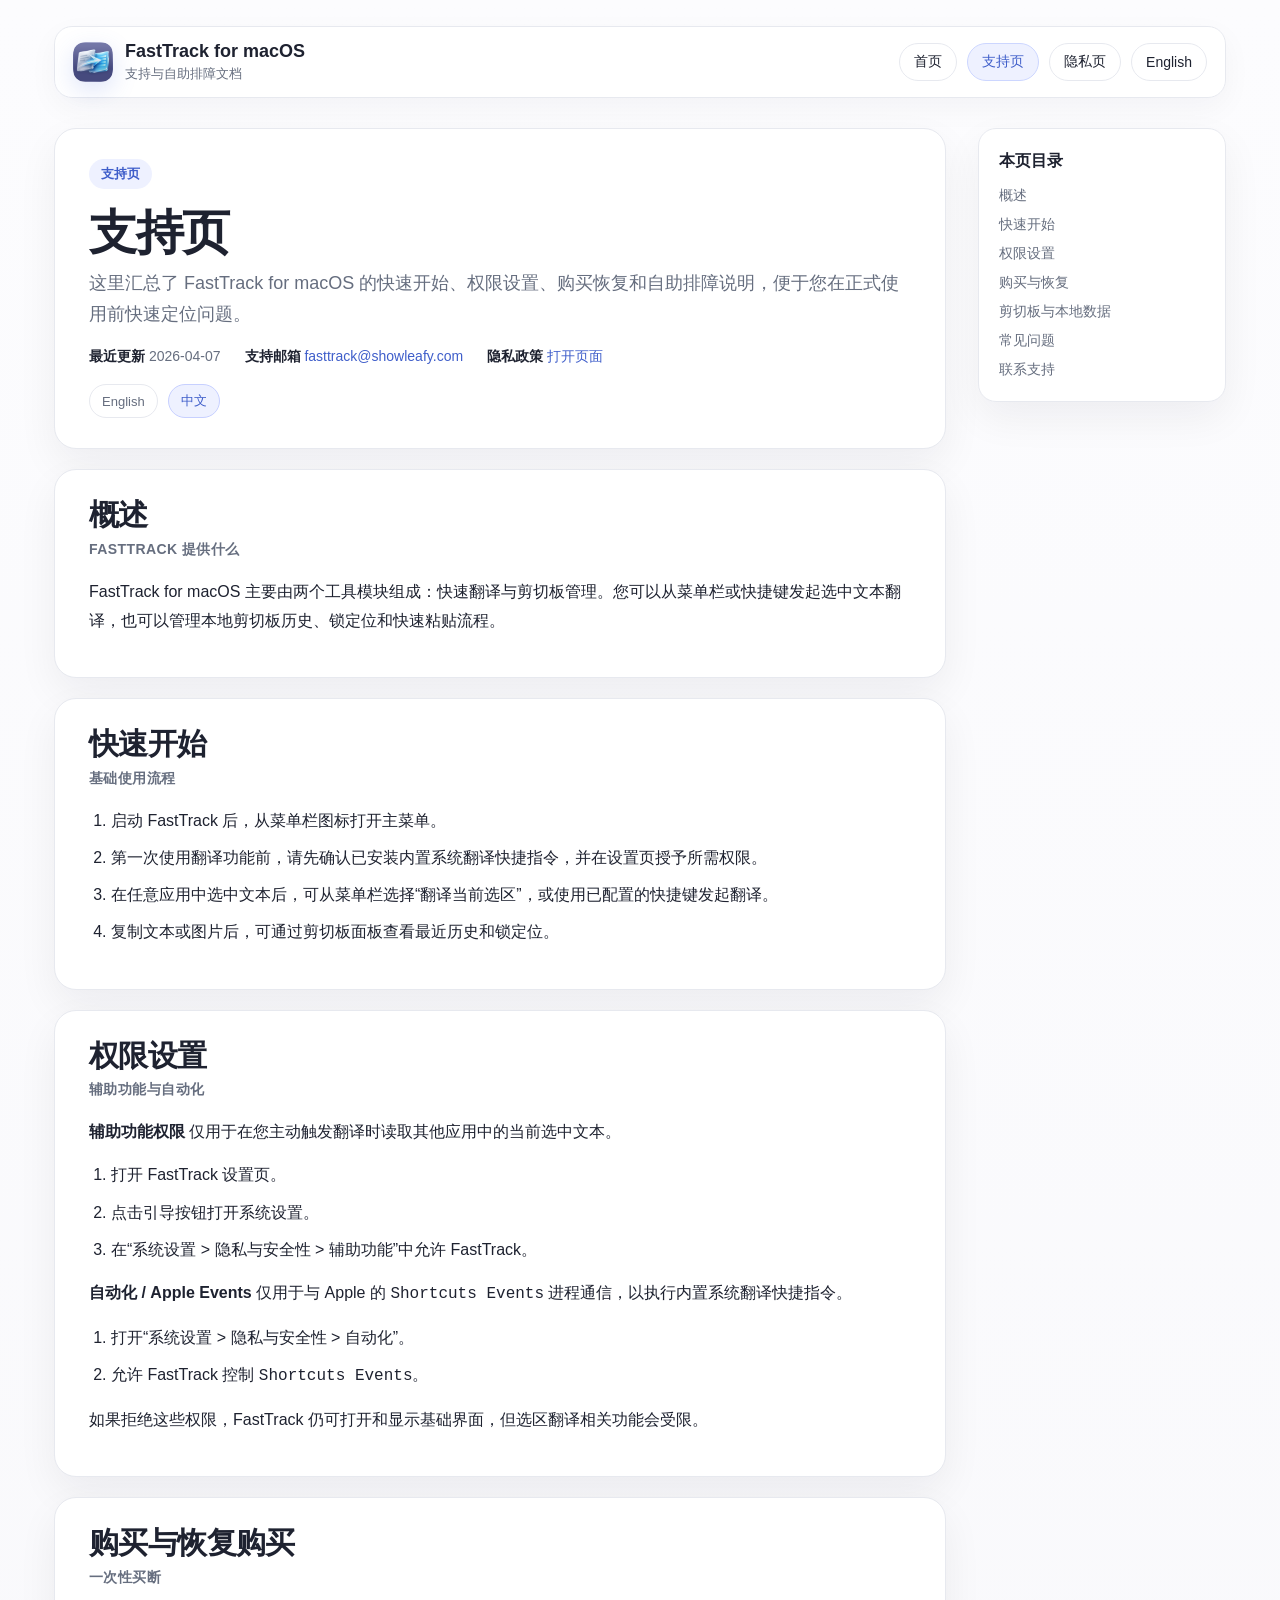
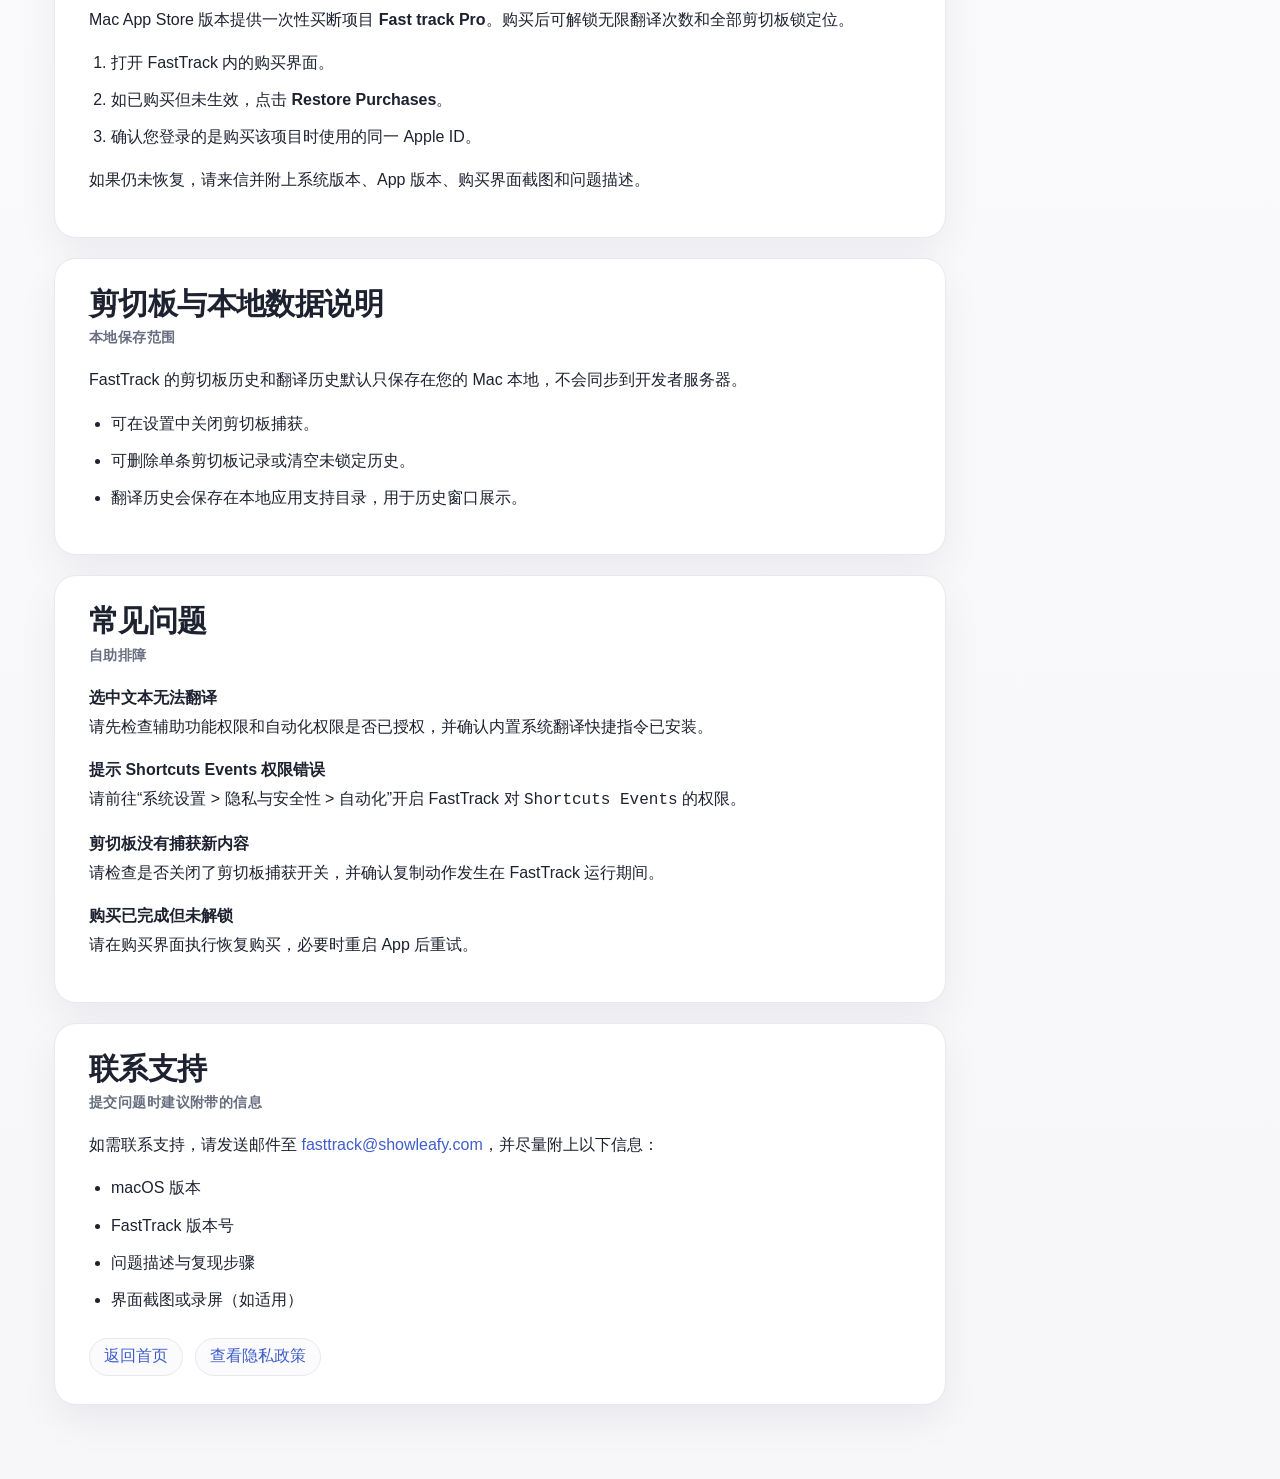
<file: support.zh.html>
<!DOCTYPE html>
<html lang="zh-CN">
<head>
  <meta charset="UTF-8">
  <meta name="viewport" content="width=device-width, initial-scale=1">
  <title>FastTrack 支持页</title>
  <link rel="icon" href="./assets/app-icon.png">
  <link rel="stylesheet" href="./styles.css">
</head>
<body>
  <main class="site-shell">
    <header class="site-header">
      <a class="brand" href="./index.zh.html" aria-label="FastTrack 首页">
        <img class="brand-icon" src="./assets/app-icon.png" alt="FastTrack 应用图标">
        <div class="brand-copy">
          <strong>FastTrack for macOS</strong>
          <span>支持与自助排障文档</span>
        </div>
      </a>
      <nav class="site-nav" aria-label="Primary">
        <a href="./index.zh.html">首页</a>
        <a href="./support.zh.html" aria-current="page">支持页</a>
        <a href="./privacy.zh.html">隐私页</a>
        <a href="./support.html">English</a>
      </nav>
    </header>

    <div class="doc-layout">
      <article class="doc-main">
        <section class="hero">
          <span class="eyebrow">支持页</span>
          <h1>支持页</h1>
          <p class="hero-subtitle">
            这里汇总了 FastTrack for macOS 的快速开始、权限设置、购买恢复和自助排障说明，便于您在正式使用前快速定位问题。
          </p>
          <div class="hero-meta">
            <span><strong>最近更新</strong> 2026-04-07</span>
            <span><strong>支持邮箱</strong> <a href="mailto:fasttrack@showleafy.com">fasttrack@showleafy.com</a></span>
            <span><strong>隐私政策</strong> <a href="./privacy.zh.html">打开页面</a></span>
          </div>
          <div class="language-switch" aria-label="Language switch">
            <a href="./support.html">English</a>
            <a href="./support.zh.html" aria-current="page">中文</a>
          </div>
        </section>

        <section id="overview" class="doc-section">
          <h2>概述</h2>
          <p class="section-subtitle">FastTrack 提供什么</p>
          <div class="doc-content">
            <p>FastTrack for macOS 主要由两个工具模块组成：快速翻译与剪切板管理。您可以从菜单栏或快捷键发起选中文本翻译，也可以管理本地剪切板历史、锁定位和快速粘贴流程。</p>
          </div>
        </section>

        <section id="quick-start" class="doc-section">
          <h2>快速开始</h2>
          <p class="section-subtitle">基础使用流程</p>
          <div class="doc-content">
            <ol>
              <li>启动 FastTrack 后，从菜单栏图标打开主菜单。</li>
              <li>第一次使用翻译功能前，请先确认已安装内置系统翻译快捷指令，并在设置页授予所需权限。</li>
              <li>在任意应用中选中文本后，可从菜单栏选择“翻译当前选区”，或使用已配置的快捷键发起翻译。</li>
              <li>复制文本或图片后，可通过剪切板面板查看最近历史和锁定位。</li>
            </ol>
          </div>
        </section>

        <section id="permissions" class="doc-section">
          <h2>权限设置</h2>
          <p class="section-subtitle">辅助功能与自动化</p>
          <div class="doc-content">
            <p><strong>辅助功能权限</strong> 仅用于在您主动触发翻译时读取其他应用中的当前选中文本。</p>
            <ol>
              <li>打开 FastTrack 设置页。</li>
              <li>点击引导按钮打开系统设置。</li>
              <li>在“系统设置 &gt; 隐私与安全性 &gt; 辅助功能”中允许 FastTrack。</li>
            </ol>

            <p><strong>自动化 / Apple Events</strong> 仅用于与 Apple 的 <code>Shortcuts Events</code> 进程通信，以执行内置系统翻译快捷指令。</p>
            <ol>
              <li>打开“系统设置 &gt; 隐私与安全性 &gt; 自动化”。</li>
              <li>允许 FastTrack 控制 <code>Shortcuts Events</code>。</li>
            </ol>

            <p>如果拒绝这些权限，FastTrack 仍可打开和显示基础界面，但选区翻译相关功能会受限。</p>
          </div>
        </section>

        <section id="purchase" class="doc-section">
          <h2>购买与恢复购买</h2>
          <p class="section-subtitle">一次性买断</p>
          <div class="doc-content">
            <p>Mac App Store 版本提供一次性买断项目 <strong>Fast track Pro</strong>。购买后可解锁无限翻译次数和全部剪切板锁定位。</p>
            <ol>
              <li>打开 FastTrack 内的购买界面。</li>
              <li>如已购买但未生效，点击 <strong>Restore Purchases</strong>。</li>
              <li>确认您登录的是购买该项目时使用的同一 Apple ID。</li>
            </ol>
            <p>如果仍未恢复，请来信并附上系统版本、App 版本、购买界面截图和问题描述。</p>
          </div>
        </section>

        <section id="local-data" class="doc-section">
          <h2>剪切板与本地数据说明</h2>
          <p class="section-subtitle">本地保存范围</p>
          <div class="doc-content">
            <p>FastTrack 的剪切板历史和翻译历史默认只保存在您的 Mac 本地，不会同步到开发者服务器。</p>
            <ul>
              <li>可在设置中关闭剪切板捕获。</li>
              <li>可删除单条剪切板记录或清空未锁定历史。</li>
              <li>翻译历史会保存在本地应用支持目录，用于历史窗口展示。</li>
            </ul>
          </div>
        </section>

        <section id="faq" class="doc-section">
          <h2>常见问题</h2>
          <p class="section-subtitle">自助排障</p>
          <div class="doc-content">
            <p><strong>选中文本无法翻译</strong><br>请先检查辅助功能权限和自动化权限是否已授权，并确认内置系统翻译快捷指令已安装。</p>
            <p><strong>提示 Shortcuts Events 权限错误</strong><br>请前往“系统设置 &gt; 隐私与安全性 &gt; 自动化”开启 FastTrack 对 <code>Shortcuts Events</code> 的权限。</p>
            <p><strong>剪切板没有捕获新内容</strong><br>请检查是否关闭了剪切板捕获开关，并确认复制动作发生在 FastTrack 运行期间。</p>
            <p><strong>购买已完成但未解锁</strong><br>请在购买界面执行恢复购买，必要时重启 App 后重试。</p>
          </div>
        </section>

        <section id="contact" class="doc-section">
          <h2>联系支持</h2>
          <p class="section-subtitle">提交问题时建议附带的信息</p>
          <div class="doc-content">
            <p>如需联系支持，请发送邮件至 <a href="mailto:fasttrack@showleafy.com">fasttrack@showleafy.com</a>，并尽量附上以下信息：</p>
            <ul>
              <li>macOS 版本</li>
              <li>FastTrack 版本号</li>
              <li>问题描述与复现步骤</li>
              <li>界面截图或录屏（如适用）</li>
            </ul>
          </div>

          <div class="footer-links">
            <a href="./index.zh.html">返回首页</a>
            <a href="./privacy.zh.html">查看隐私政策</a>
          </div>
        </section>
      </article>

      <aside class="doc-aside">
        <nav class="toc" aria-label="Page sections">
          <h2>本页目录</h2>
          <ul>
            <li><a href="#overview">概述</a></li>
            <li><a href="#quick-start">快速开始</a></li>
            <li><a href="#permissions">权限设置</a></li>
            <li><a href="#purchase">购买与恢复</a></li>
            <li><a href="#local-data">剪切板与本地数据</a></li>
            <li><a href="#faq">常见问题</a></li>
            <li><a href="#contact">联系支持</a></li>
          </ul>
        </nav>
      </aside>
    </div>
  </main>
</body>
</html>
</file>
<file: styles.css>
:root {
  color-scheme: light;
  --bg: #f7f7fa;
  --bg-soft: #fbfbfd;
  --panel: #ffffff;
  --panel-soft: #f2f4f8;
  --text: #1e2230;
  --muted: #666e7f;
  --line: #e7e9ef;
  --line-strong: #d8dde7;
  --accent: #4f6edc;
  --accent-strong: #3f5eca;
  --accent-soft: #eef1ff;
  --shadow: 0 16px 40px rgba(15, 23, 42, 0.06);
  --radius-xl: 28px;
  --radius-lg: 22px;
  --radius-md: 18px;
  --radius-sm: 14px;
}

* {
  box-sizing: border-box;
}

html {
  scroll-behavior: smooth;
}

body {
  margin: 0;
  font-family: -apple-system, BlinkMacSystemFont, "Segoe UI", sans-serif;
  color: var(--text);
  background: linear-gradient(180deg, #fcfcfe 0%, var(--bg) 100%);
}

a {
  color: var(--accent-strong);
  text-decoration: none;
}

a:hover {
  text-decoration: underline;
}

img {
  display: block;
  max-width: 100%;
}

.site-shell {
  max-width: 1220px;
  margin: 0 auto;
  padding: 26px 24px 80px;
}

.site-shell-home {
  max-width: 1280px;
}

.site-header {
  display: flex;
  align-items: center;
  justify-content: space-between;
  gap: 18px;
  margin-bottom: 30px;
  padding: 14px 18px;
  background: rgba(255, 255, 255, 0.88);
  border: 1px solid var(--line);
  border-radius: 18px;
  backdrop-filter: blur(10px);
  box-shadow: 0 10px 30px rgba(15, 23, 42, 0.04);
}

.home-header {
  gap: 20px;
}

.brand {
  display: flex;
  align-items: center;
  gap: 12px;
  min-width: 0;
  color: inherit;
  text-decoration: none;
}

.brand:hover {
  text-decoration: none;
}

.brand-icon {
  width: 40px;
  height: 40px;
  border-radius: 12px;
  box-shadow: 0 8px 24px rgba(79, 110, 220, 0.18);
  flex: 0 0 auto;
}

.brand-copy strong {
  display: block;
  font-size: 18px;
  line-height: 1.2;
}

.brand-copy span {
  display: block;
  margin-top: 2px;
  color: var(--muted);
  font-size: 13px;
}

.site-nav {
  display: flex;
  flex-wrap: wrap;
  gap: 10px;
  justify-content: flex-end;
}

.site-nav a {
  display: inline-flex;
  align-items: center;
  justify-content: center;
  min-height: 38px;
  padding: 0 14px;
  border-radius: 999px;
  border: 1px solid var(--line);
  background: #fff;
  color: var(--text);
  font-size: 14px;
  text-decoration: none;
}

.site-nav a[aria-current="page"] {
  background: var(--accent-soft);
  border-color: #ccd6ff;
  color: var(--accent-strong);
}

.home-hero {
  display: grid;
  grid-template-columns: minmax(0, 1.05fr) minmax(280px, 0.95fr);
  gap: 40px;
  align-items: center;
  padding: 36px 24px 14px;
}

.home-copy {
  padding: 16px 0;
}

.home-label {
  margin: 0 0 8px;
  color: var(--accent);
  font-weight: 700;
  font-size: clamp(42px, 6vw, 64px);
  line-height: 0.95;
}

.home-copy h1 {
  margin: 0;
  max-width: 720px;
  font-size: clamp(42px, 5.8vw, 70px);
  line-height: 1.04;
  letter-spacing: -0.05em;
}

.home-summary {
  max-width: 640px;
  margin: 22px 0 0;
  color: var(--muted);
  font-size: clamp(19px, 2vw, 22px);
  line-height: 1.65;
}

.home-actions {
  display: flex;
  flex-wrap: wrap;
  gap: 14px;
  margin-top: 28px;
}

.button {
  display: inline-flex;
  align-items: center;
  justify-content: center;
  min-height: 50px;
  padding: 0 24px;
  border-radius: 999px;
  border: 1px solid transparent;
  font-size: 16px;
  font-weight: 600;
  text-decoration: none;
}

.button:hover {
  text-decoration: none;
}

.button-primary {
  color: #fff;
  background: linear-gradient(135deg, var(--accent), #6984e9);
  box-shadow: 0 14px 28px rgba(79, 110, 220, 0.22);
}

.button-secondary {
  color: var(--text);
  background: #eef0f5;
  border-color: #e2e5ec;
}

.hero-art {
  position: relative;
  min-height: 420px;
  display: flex;
  align-items: center;
  justify-content: center;
}

.hero-art-glow {
  position: absolute;
  inset: 48px;
  border-radius: 50%;
  background:
    radial-gradient(circle at 30% 30%, rgba(255, 255, 255, 0.88), rgba(255, 255, 255, 0) 38%),
    radial-gradient(circle at 70% 70%, rgba(91, 128, 255, 0.2), rgba(91, 128, 255, 0) 45%),
    linear-gradient(135deg, rgba(80, 111, 220, 0.18), rgba(124, 146, 232, 0.05));
  filter: blur(8px);
}

.hero-art-icon {
  position: relative;
  width: min(86%, 440px);
  border-radius: 28%;
  box-shadow: 0 28px 60px rgba(79, 110, 220, 0.22);
}

.feature-grid {
  display: grid;
  grid-template-columns: repeat(4, minmax(0, 1fr));
  gap: 18px;
  margin-top: 26px;
}

.feature-card {
  min-height: 188px;
  padding: 26px 24px;
  background: var(--panel-soft);
  border: 1px solid var(--line);
  border-radius: var(--radius-md);
}

.feature-card h2 {
  margin: 0 0 14px;
  font-size: 28px;
  line-height: 1.1;
  letter-spacing: -0.03em;
}

.feature-card p {
  margin: 0;
  color: var(--muted);
  font-size: 15px;
  line-height: 1.75;
}

.doc-layout {
  display: grid;
  grid-template-columns: minmax(0, 1fr) 248px;
  gap: 32px;
  align-items: start;
}

.doc-main {
  min-width: 0;
}

.hero,
.doc-section {
  background: var(--panel);
  border: 1px solid var(--line);
  border-radius: var(--radius-lg);
  box-shadow: var(--shadow);
}

.hero {
  padding: 30px 34px;
}

.doc-section {
  margin-top: 20px;
  padding: 28px 34px;
}

.eyebrow {
  display: inline-flex;
  align-items: center;
  min-height: 30px;
  padding: 0 12px;
  border-radius: 999px;
  background: var(--accent-soft);
  color: var(--accent-strong);
  font-size: 13px;
  font-weight: 700;
}

.hero h1 {
  margin: 18px 0 10px;
  font-size: clamp(34px, 4vw, 48px);
  line-height: 1.08;
  letter-spacing: -0.03em;
}

.hero-subtitle {
  max-width: 860px;
  margin: 0;
  color: var(--muted);
  font-size: 18px;
  line-height: 1.72;
}

.hero-meta {
  display: flex;
  flex-wrap: wrap;
  gap: 16px 24px;
  margin-top: 18px;
  color: var(--muted);
  font-size: 14px;
}

.hero-meta strong {
  color: var(--text);
}

.language-switch {
  display: inline-flex;
  gap: 10px;
  flex-wrap: wrap;
  margin-top: 18px;
}

.language-switch a {
  display: inline-flex;
  align-items: center;
  min-height: 34px;
  padding: 0 12px;
  border-radius: 999px;
  border: 1px solid var(--line);
  background: #fff;
  color: var(--muted);
  font-size: 13px;
  text-decoration: none;
}

.language-switch a[aria-current="page"] {
  border-color: #c7d0ff;
  background: var(--accent-soft);
  color: var(--accent-strong);
}

.doc-section h2 {
  margin: 0;
  font-size: 30px;
  line-height: 1.16;
  letter-spacing: -0.02em;
}

.section-subtitle {
  margin: 8px 0 0;
  color: var(--muted);
  font-size: 14px;
  font-weight: 600;
  letter-spacing: 0.03em;
  text-transform: uppercase;
}

.doc-content {
  margin-top: 18px;
  color: var(--text);
  font-size: 16px;
  line-height: 1.82;
}

.doc-content p,
.doc-content ul,
.doc-content ol {
  margin: 0 0 14px;
}

.doc-content ul,
.doc-content ol {
  padding-left: 22px;
}

.doc-content li + li {
  margin-top: 8px;
}

.footer-links {
  display: flex;
  flex-wrap: wrap;
  gap: 12px;
  margin-top: 24px;
}

.footer-links a {
  display: inline-flex;
  align-items: center;
  min-height: 38px;
  padding: 0 14px;
  border-radius: 999px;
  border: 1px solid var(--line);
  background: var(--bg-soft);
  text-decoration: none;
}

.doc-aside {
  position: sticky;
  top: 24px;
}

.toc {
  padding: 22px 20px;
  background: var(--panel);
  border: 1px solid var(--line);
  border-radius: var(--radius-md);
  box-shadow: var(--shadow);
}

.toc h2 {
  margin: 0 0 14px;
  font-size: 16px;
}

.toc ul {
  margin: 0;
  padding: 0;
  list-style: none;
}

.toc li + li {
  margin-top: 10px;
}

.toc a {
  color: var(--muted);
  font-size: 14px;
}

.toc a:hover {
  color: var(--accent-strong);
}

@media (max-width: 1080px) {
  .site-header {
    flex-wrap: wrap;
  }

  .home-hero,
  .doc-layout {
    grid-template-columns: 1fr;
  }

  .feature-grid {
    grid-template-columns: repeat(2, minmax(0, 1fr));
  }

  .doc-aside {
    position: static;
  }
}

@media (max-width: 720px) {
  .site-shell,
  .site-shell-home {
    padding: 18px 16px 56px;
  }

  .site-header {
    padding: 14px;
  }

  .home-hero {
    gap: 18px;
    padding: 10px 4px 0;
  }

  .hero-art {
    min-height: 260px;
  }

  .feature-grid {
    grid-template-columns: 1fr;
    margin-top: 20px;
  }

  .hero,
  .doc-section {
    padding: 22px 20px;
  }

  .home-copy h1 {
    font-size: 42px;
  }

  .home-label {
    font-size: 38px;
  }

  .home-summary,
  .hero-subtitle {
    font-size: 17px;
  }
}
</file>
